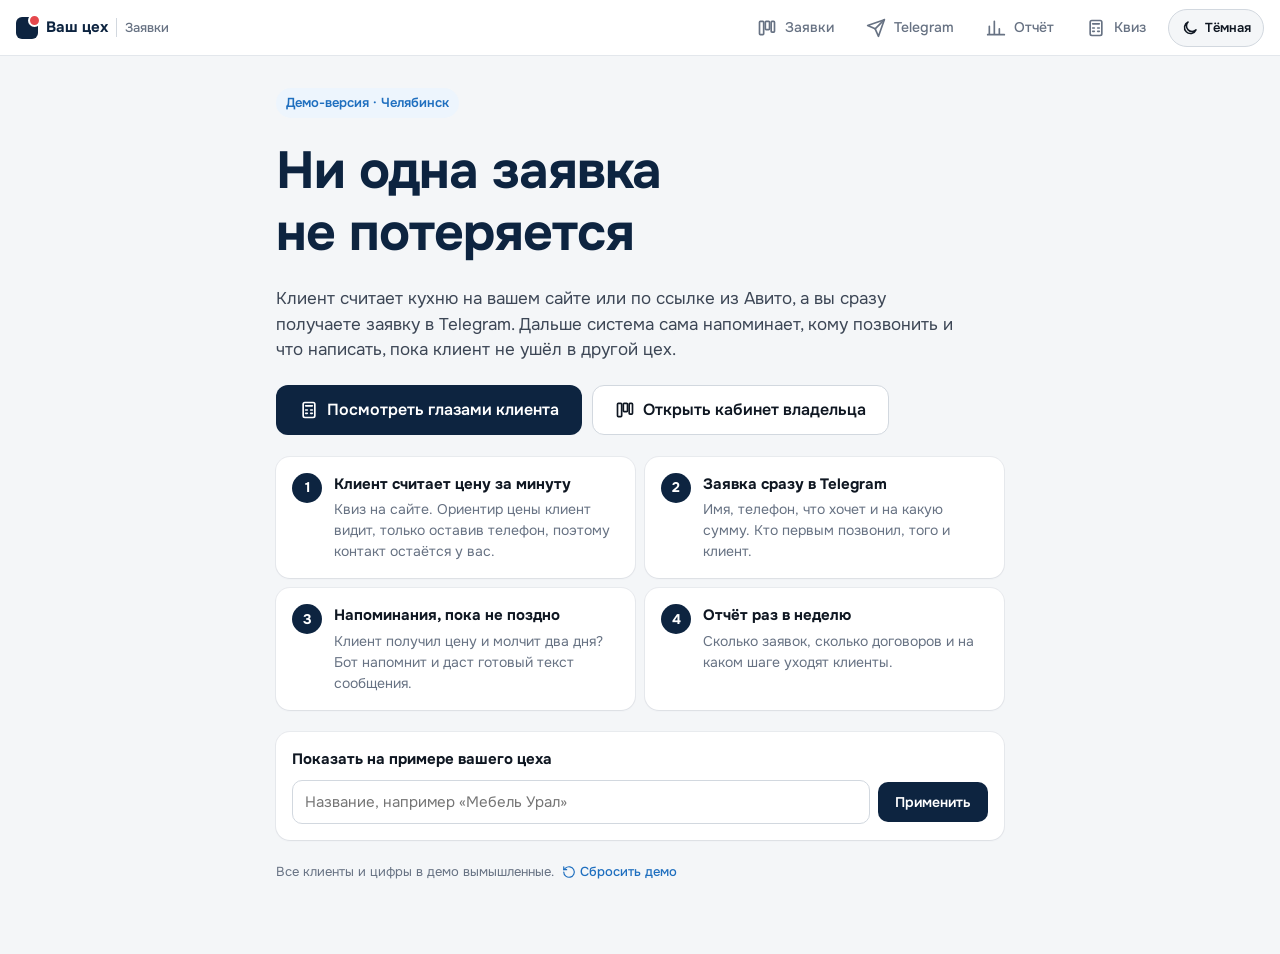
<file: index.html>
<!doctype html>
<html lang="ru">
<head>
<meta charset="utf-8">
<meta name="viewport" content="width=device-width, initial-scale=1, viewport-fit=cover">
<title>Цех Заявки — демо</title>
<meta name="description" content="Демо: квиз-расчёт мебели, заявки в Telegram, напоминания и отчёт, чтобы мебельный цех не терял клиентов.">
<meta name="theme-color" content="#0d2440">
<script>
/* тема до отрисовки страницы — без вспышки светлого фона */
try { var t = localStorage.getItem('zayavki.theme'); if (t !== 'dark' && t !== 'light') t = matchMedia('(prefers-color-scheme: dark)').matches ? 'dark' : 'light'; document.documentElement.dataset.theme = t; } catch (e) { document.documentElement.dataset.theme = 'light'; }
</script>
<link rel="icon" href="data:image/svg+xml,%3Csvg xmlns='http://www.w3.org/2000/svg' viewBox='0 0 32 32'%3E%3Crect width='32' height='32' rx='7' fill='%230d2440'/%3E%3Cpath d='M9 8v14h12V8M21 22v3' stroke='%23fff' stroke-width='2.6' fill='none' stroke-linecap='square'/%3E%3Ccircle cx='25' cy='8' r='3.2' fill='%23e5484d'/%3E%3C/svg%3E">
<link rel="preconnect" href="https://fonts.googleapis.com">
<link rel="preconnect" href="https://fonts.gstatic.com" crossorigin>
<link href="https://fonts.googleapis.com/css2?family=Onest:wght@400;500;600;700&display=swap" rel="stylesheet">
<link rel="stylesheet" href="css/app.css?v=10">
</head>
<body>
<div id="root"></div>
<div id="toasts" class="toasts" aria-live="polite"></div>
<script src="js/companies.js?v=10"></script>
<script src="js/app.js?v=10"></script>
</body>
</html>
</file>
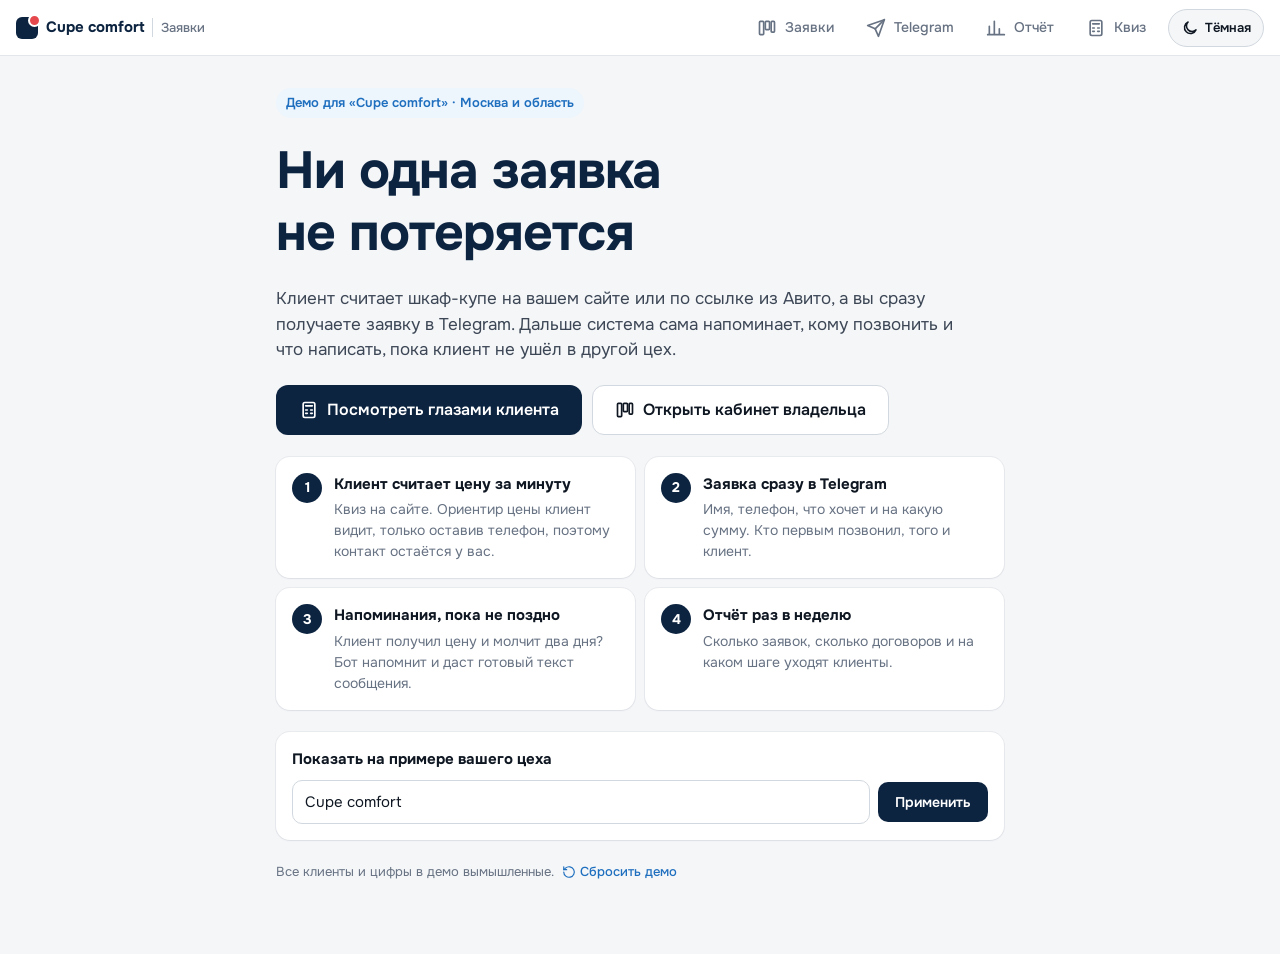
<file: cupe/index.html>
<!doctype html>
<html lang="ru">
<head>
<meta charset="utf-8">
<meta name="viewport" content="width=device-width, initial-scale=1, viewport-fit=cover">
<title>Cupe comfort · Заявки</title>
<meta name="description" content="Демо для Cupe comfort: расчёт шкафа-купе за минуту, заявки в Telegram, напоминания и отчёт.">
<meta name="theme-color" content="#0d2440">
<script>
/* тема до отрисовки страницы — без вспышки светлого фона */
try { var t = localStorage.getItem('zayavki.theme'); if (t !== 'dark' && t !== 'light') t = matchMedia('(prefers-color-scheme: dark)').matches ? 'dark' : 'light'; document.documentElement.dataset.theme = t; } catch (e) { document.documentElement.dataset.theme = 'light'; }
</script>
<link rel="icon" href="data:image/svg+xml,%3Csvg xmlns='http://www.w3.org/2000/svg' viewBox='0 0 32 32'%3E%3Crect width='32' height='32' rx='7' fill='%230d2440'/%3E%3Cpath d='M9 8v14h12V8M21 22v3' stroke='%23fff' stroke-width='2.6' fill='none' stroke-linecap='square'/%3E%3Ccircle cx='25' cy='8' r='3.2' fill='%23e5484d'/%3E%3C/svg%3E">
<link rel="preconnect" href="https://fonts.googleapis.com">
<link rel="preconnect" href="https://fonts.gstatic.com" crossorigin>
<link href="https://fonts.googleapis.com/css2?family=Onest:wght@400;500;600;700&display=swap" rel="stylesheet">
<link rel="stylesheet" href="css/app.css?v=9">
</head>
<body>
<div id="root"></div>
<div id="toasts" class="toasts" aria-live="polite"></div>
<script src="js/app.js?v=9"></script>
</body>
</html>
</file>
<file: css/app.css>
/* =========================================================
   Цех Заявки — стили
   Палитра «Цеха»: белый фон, тёмно-синий, голубой акцент; красный — «клиент уходит»
   ========================================================= */
:root {
  --navy: #0d2440;
  --navy-2: #163558;
  --blue: #2b86de;
  --blue-2: #1f6fbf;
  --blue-50: #edf5fd;
  --bg: #ffffff;
  --surface: #f4f6f8;
  --surface-2: #eceff3;
  --line: #e3e7ec;
  --line-2: #d2d8df;
  --ink: #0f1722;
  --ink-2: #3c4655;
  --ink-3: #677283;
  --ink-4: #98a1ad;
  --green: #1c8a55;
  --green-50: #e6f4ec;
  --amber: #a8690f;
  --amber-50: #fcf2e1;
  --red: #c93b3b;
  --red-50: #fbeaea;
  --red-100: #f2c9c9;
  --violet: #5b4bb5;
  --violet-50: #efedfa;
  --wa: #1fa855;
  --tg: #2a9fd8;
  --tg-bg: #dfe9f2;
  --tg-dots: rgba(255, 255, 255, .45);
  --tg-btn: rgba(255, 255, 255, .7);
  --bubble: #ffffff;
  --brand: #0d2440;          /* заголовки и логотип */
  --head-bg: #ffffff;
  --toast-bg: #0f1722;
  --red-ink: #8f2626;
  --green-ink: #145f3b;
  --amber-ink: #7a4c0a;
  --ok-line: #bfe2cd;
  --r-s: 6px;
  --r: 10px;
  --r-l: 14px;
  --sh-1: 0 1px 2px rgba(13, 36, 64, .06), 0 0 0 1px rgba(13, 36, 64, .05);
  --sh-2: 0 10px 30px rgba(13, 36, 64, .14), 0 2px 6px rgba(13, 36, 64, .06);
  --font-h: var(--font);      /* заголовки: в персональных демо — шрифт сайта компании */
  --on-navy: #fff;           /* текст на основной кнопке */
  --font: 'Onest', system-ui, -apple-system, 'Segoe UI', Roboto, sans-serif;
  --tabbar: 64px;
  color-scheme: light;
}
:root[data-theme="dark"] {
  color-scheme: dark;
  --navy: #2f6db5;
  --navy-2: #3b7cc6;
  --brand: #e6eef8;
  --blue: #4b9be6;
  --blue-2: #7ab7f1;
  --blue-50: #13263b;
  --bg: #141c27;
  --surface: #0c121a;
  --surface-2: #1d2734;
  --line: #232f40;
  --line-2: #324157;
  --ink: #e7ecf2;
  --ink-2: #b9c3d0;
  --ink-3: #8794a6;
  --ink-4: #5e6b7e;
  --green: #4cc38a;
  --green-50: #12291f;
  --amber: #e0a24a;
  --amber-50: #2a2013;
  --red: #f07171;
  --red-50: #2e1618;
  --red-100: #5a2a2d;
  --violet: #a397f0;
  --violet-50: #221f3a;
  --tg: #5eb5f7;
  --tg-bg: #0e1621;
  --tg-dots: rgba(255, 255, 255, .04);
  --tg-btn: rgba(24, 37, 51, .9);
  --bubble: #182533;
  --head-bg: #141c27;
  --toast-bg: #2a3648;
  --red-ink: #ffb3b3;
  --green-ink: #8fe0b6;
  --amber-ink: #f2c47e;
  --ok-line: #23523a;
  --sh-1: 0 1px 2px rgba(0, 0, 0, .3), 0 0 0 1px rgba(255, 255, 255, .04);
  --sh-2: 0 10px 30px rgba(0, 0, 0, .45), 0 2px 6px rgba(0, 0, 0, .3);
}
* { box-sizing: border-box; }
html { -webkit-text-size-adjust: 100%; }
body { margin: 0; font: 15px/1.5 var(--font); color: var(--ink); background: var(--surface); -webkit-font-smoothing: antialiased; overflow-x: hidden; }
a { color: inherit; text-decoration: none; }
button { font: inherit; color: inherit; cursor: pointer; }
h1, h2, h3 { margin: 0; line-height: 1.2; letter-spacing: -.01em; }
p { margin: 0; }
.ic { flex: none; }
.muted { color: var(--ink-3); }
.small { font-size: 13px; }
.link { color: var(--blue-2); background: none; border: 0; padding: 0; display: inline-flex; align-items: center; gap: 4px; font-weight: 500; }
.link:hover { text-decoration: underline; }

/* ---------- кнопки, поля ---------- */
.btn { display: inline-flex; align-items: center; justify-content: center; gap: 8px; height: 40px; padding: 0 16px; border-radius: var(--r); border: 1px solid transparent; font-weight: 600; font-size: 14px; white-space: nowrap; transition: background .15s, border-color .15s, transform .1s; }
.btn:active { transform: scale(.98); }
.btn--primary { background: var(--navy); color: var(--on-navy); }
.btn--primary:hover { background: var(--navy-2); }
.btn--outline { background: var(--bg); border-color: var(--line-2); color: var(--ink); }
.btn--outline:hover { border-color: var(--ink-4); }
.btn--light { background: rgba(255, 255, 255, .16); color: #fff; border-color: rgba(255, 255, 255, .3); }
.btn--wa { background: var(--wa); color: #fff; }
.btn--sm { height: 34px; padding: 0 12px; font-size: 13px; }
.btn--lg { height: 50px; padding: 0 22px; font-size: 16px; border-radius: 12px; }
.btn--block { width: 100%; }
.input { width: 100%; height: 44px; padding: 0 12px; border: 1px solid var(--line-2); border-radius: var(--r); font: inherit; background: var(--bg); color: var(--ink); }
.input:focus { outline: 2px solid var(--blue-50); border-color: var(--blue); }
.input--sum { width: 120px; height: 34px; display: inline-block; font-weight: 600; }
.row { display: flex; gap: 8px; flex-wrap: wrap; align-items: center; }
.chips { display: flex; gap: 8px; flex-wrap: wrap; }
.chip { height: 34px; padding: 0 12px; border-radius: 999px; border: 1px solid var(--line-2); background: var(--bg); font-size: 13px; font-weight: 500; display: inline-flex; align-items: center; gap: 6px; }
.chip:hover { border-color: var(--navy); }

/* ---------- шапка и навигация ---------- */
.top { position: sticky; top: 0; z-index: 20; display: flex; align-items: center; justify-content: space-between; gap: 16px; height: 56px; padding: 0 16px; background: var(--head-bg); border-bottom: 1px solid var(--line); }
.logo { display: flex; align-items: center; gap: 8px; font-weight: 700; color: var(--brand); min-width: 0; white-space: nowrap; overflow: hidden; text-overflow: ellipsis; }
.logo small { font-weight: 500; color: var(--ink-3); font-size: 13px; padding-left: 8px; border-left: 1px solid var(--line-2); }
.logo__m { width: 22px; height: 22px; border-radius: 6px; background: var(--navy); position: relative; flex: none; }
.logo__m::after { content: ''; position: absolute; right: -3px; top: -3px; width: 9px; height: 9px; border-radius: 50%; background: #e5484d; border: 2px solid var(--bg); }
.nav { position: fixed; left: 0; right: 0; bottom: 0; height: calc(var(--tabbar) + env(safe-area-inset-bottom)); padding-bottom: env(safe-area-inset-bottom); display: flex; background: var(--bg); border-top: 1px solid var(--line); z-index: 20; }
.nav a { flex: 1; display: flex; flex-direction: column; align-items: center; justify-content: center; gap: 3px; font-size: 11px; font-weight: 500; color: var(--ink-3); position: relative; }
.nav a.is-on { color: var(--brand); }
.nav a.is-on .ic { stroke-width: 2.4; }
.top__r { display: flex; align-items: center; gap: 8px; }
.themebtn { flex: none; height: 38px; padding: 0 12px; display: inline-flex; align-items: center; gap: 6px; border-radius: 999px; border: 1px solid var(--line-2); background: var(--surface); color: var(--ink); font-size: 13px; font-weight: 600; }
.themebtn:hover { border-color: var(--ink-4); }
.themebtn .ic-sun, .themebtn .t-light, [data-theme="dark"] .themebtn .ic-moon, [data-theme="dark"] .themebtn .t-dark { display: none; }
[data-theme="dark"] .themebtn .ic-sun { display: block; }
[data-theme="dark"] .themebtn .t-light { display: inline; }
.qbar .themebtn { height: 30px; padding: 0 10px; background: rgba(255, 255, 255, .12); border-color: rgba(255, 255, 255, .25); color: #fff; }
@media (max-width: 420px) { .qbar .themebtn span { display: none !important; } }
.qbar__r { display: flex; align-items: center; gap: 12px; }
.badge { position: absolute; top: 8px; left: calc(50% + 6px); min-width: 18px; height: 18px; padding: 0 5px; border-radius: 9px; background: #e5484d; color: #fff; font-size: 11px; font-style: normal; font-weight: 700; line-height: 18px; text-align: center; }
.badge[hidden] { display: none; }
#view { padding-bottom: calc(var(--tabbar) + 24px); }
.is-client #view { padding-bottom: 32px; }

@media (min-width: 900px) {
  .nav { position: static; height: auto; padding: 0; border: 0; background: none; gap: 4px; }
  .nav a { flex: none; flex-direction: row; gap: 8px; height: 38px; padding: 0 14px; border-radius: var(--r); font-size: 14px; }
  .nav a:hover { background: var(--surface); }
  .nav a.is-on { background: var(--blue-50); }
  .badge { position: static; }
  #view { padding-bottom: 48px; }
}

/* ---------- страницы ---------- */
.page { max-width: 1240px; margin: 0 auto; padding: 20px 16px; display: flex; flex-direction: column; gap: 16px; }
.page--narrow { max-width: 820px; }
.phead { display: flex; align-items: center; justify-content: space-between; gap: 12px; }
.phead h1 { font-size: 24px; color: var(--brand); }
.card { background: var(--bg); border-radius: var(--r-l); box-shadow: var(--sh-1); padding: 16px; }
.card__h { display: flex; align-items: baseline; justify-content: space-between; gap: 8px; margin-bottom: 10px; }
.empty { text-align: center; padding: 32px; color: var(--ink-3); }
.grid2 { display: grid; gap: 16px; }
@media (min-width: 720px) { .grid2 { grid-template-columns: 1fr 1fr; } }

/* ---------- вводная ---------- */
.intro { max-width: 760px; margin: 0 auto; padding: 32px 16px 24px; display: flex; flex-direction: column; gap: 22px; }
.kicker { display: inline-flex; align-self: flex-start; padding: 5px 10px; border-radius: 999px; background: var(--blue-50); color: var(--blue-2); font-size: 13px; font-weight: 600; }
.intro h1 { font-size: clamp(32px, 8vw, 52px); color: var(--brand); letter-spacing: -.02em; }
.lead { font-size: 17px; color: var(--ink-2); max-width: 62ch; }
.cta { display: flex; flex-direction: column; gap: 10px; }
@media (min-width: 600px) { .cta { flex-direction: row; } }
.steps { list-style: none; margin: 0; padding: 0; display: grid; gap: 10px; }
@media (min-width: 680px) { .steps { grid-template-columns: 1fr 1fr; } }
.steps li { display: flex; gap: 12px; background: var(--bg); border-radius: var(--r-l); box-shadow: var(--sh-1); padding: 16px; }
.steps li > span { flex: none; width: 30px; height: 30px; border-radius: 50%; background: var(--navy); color: var(--on-navy); font-weight: 700; display: grid; place-items: center; font-size: 14px; }
.steps b { display: block; margin-bottom: 4px; }
.steps p { color: var(--ink-3); font-size: 14px; }
.personal { display: flex; flex-direction: column; gap: 10px; }
.personal .input { flex: 1 1 220px; }
.foot { font-size: 13px; display: flex; flex-wrap: wrap; gap: 8px; align-items: center; }

/* ---------- доска ---------- */
.kpis { display: grid; grid-template-columns: repeat(3, 1fr); gap: 10px; }
.kpis--4 { grid-template-columns: repeat(2, 1fr); }
@media (min-width: 720px) { .kpis--4 { grid-template-columns: repeat(4, 1fr); } }
.kpi { background: var(--bg); border-radius: var(--r-l); box-shadow: var(--sh-1); padding: 12px 14px; min-width: 0; }
.kpi small { color: var(--ink-3); font-size: 12px; font-weight: 500; display: block; }
.kpi b { display: block; font-size: 26px; line-height: 1.2; color: var(--brand); }
.kpi span { display: block; font-size: 12px; color: var(--ink-3); white-space: nowrap; overflow: hidden; text-overflow: ellipsis; }
.kpi--red b { color: var(--red); }
.kpi--green b { color: var(--green); }
.attn { background: var(--red-50); border: 1px solid var(--red-100); border-radius: var(--r-l); padding: 14px; display: flex; flex-direction: column; gap: 8px; }
.attn h2 { font-size: 16px; color: var(--red); display: flex; align-items: center; gap: 8px; }
.attn--ok { background: var(--green-50); border-color: var(--ok-line); }
.attn--ok h2 { color: var(--green); }
.attn__i { display: flex; align-items: center; gap: 12px; background: var(--bg); border-radius: var(--r); padding: 10px 12px; box-shadow: var(--sh-1); }
.attn__i > div { flex: 1; min-width: 0; }
.attn__i b { display: block; font-size: 14px; }
.attn__i p { font-size: 13px; color: var(--ink-2); }
.attn__i > .ic { color: var(--ink-4); }
.ava { flex: none; width: 36px; height: 36px; border-radius: 50%; background: var(--blue-50); color: var(--blue-2); display: grid; place-items: center; font-weight: 700; }
.ava--bot { background: var(--tg); color: #fff; }

.kanban { display: grid; grid-auto-flow: column; grid-auto-columns: minmax(250px, 82%); gap: 12px; overflow-x: auto; scroll-snap-type: x mandatory; padding-bottom: 6px; margin: 0 -16px; padding-left: 16px; padding-right: 16px; scroll-padding: 0 16px; }
@media (min-width: 720px) { .kanban { grid-auto-columns: minmax(230px, 1fr); } }
@media (min-width: 1200px) { .kanban { grid-auto-flow: row; grid-template-columns: repeat(6, 1fr); overflow: visible; margin: 0; padding: 0; } }
.col { scroll-snap-align: start; background: var(--surface-2); border-radius: var(--r-l); padding: 10px; display: flex; flex-direction: column; gap: 8px; align-self: start; min-width: 0; }
.col__h { display: flex; align-items: center; gap: 8px; font-weight: 600; font-size: 14px; padding: 2px 4px 4px; }
.col__h em { margin-left: auto; font-style: normal; color: var(--ink-3); font-weight: 500; }
.col__empty { color: var(--ink-4); font-size: 13px; text-align: center; padding: 14px 0; }
.dot { width: 8px; height: 8px; border-radius: 50%; background: var(--ink-4); }
.dot--new { background: var(--blue); }
.dot--contact { background: var(--violet); }
.dot--measure { background: var(--amber); }
.dot--quote { background: #d9822b; }
.dot--deal { background: var(--green); }
.dot--lost { background: var(--red); }
.lcard { display: block; background: var(--bg); border-radius: var(--r); padding: 10px 12px; box-shadow: var(--sh-1); border-left: 3px solid transparent; transition: box-shadow .15s; }
.lcard:hover { box-shadow: var(--sh-2); }
.lcard.is-late { border-left-color: var(--red); }
.lcard.is-fresh { animation: fresh 1.6s ease 2; }
@keyframes fresh { 50% { box-shadow: 0 0 0 3px rgba(43, 134, 222, .35); } }
.lcard__t { display: flex; gap: 10px; align-items: center; }
.lcard__t > div { min-width: 0; }
.lcard__t b { display: block; font-size: 14px; }
.lcard__t small { display: block; color: var(--ink-3); font-size: 12px; white-space: nowrap; overflow: hidden; text-overflow: ellipsis; }
.lcard .ava { width: 30px; height: 30px; font-size: 13px; }
.lcard__b { display: flex; justify-content: space-between; align-items: center; margin-top: 8px; font-size: 12px; }
.lcard__b > span { display: inline-flex; align-items: center; gap: 4px; }
.money { font-weight: 600; font-size: 13px; }
.late { color: var(--red); font-weight: 600; }
.lcard--lost { opacity: .75; }

/* ---------- карточка клиента ---------- */
.back { display: inline-flex; align-items: center; gap: 4px; color: var(--ink-3); font-size: 14px; font-weight: 500; align-self: flex-start; }
.lhead { display: flex; align-items: center; gap: 12px; }
.lhead > div { flex: 1; min-width: 0; }
.lhead h1 { font-size: 24px; color: var(--brand); }
.lhead p { font-size: 13px; }
.lhead .ava { width: 48px; height: 48px; font-size: 18px; }
.pill { flex: none; display: inline-flex; padding: 3px 10px; border-radius: 999px; font-size: 12px; font-weight: 600; background: var(--surface-2); color: var(--ink-2); }
.pill--new { background: var(--blue-50); color: var(--blue-2); }
.pill--contact { background: var(--violet-50); color: var(--violet); }
.pill--measure, .pill--quote { background: var(--amber-50); color: var(--amber); }
.pill--deal { background: var(--green-50); color: var(--green); }
.pill--red { background: var(--red-50); color: var(--red); }
.banner { display: flex; gap: 10px; align-items: flex-start; padding: 12px 14px; border-radius: var(--r-l); font-size: 14px; }
.banner .ic { margin-top: 2px; }
.banner--red { background: var(--red-50); color: var(--red-ink); border: 1px solid var(--red-100); }
.banner--green { background: var(--green-50); color: var(--green-ink); }
.banner--amber { background: var(--amber-50); color: var(--amber-ink); }
.tpl__t { background: var(--surface); border-radius: var(--r); padding: 12px; margin-bottom: 12px; white-space: pre-wrap; }
.next { display: flex; align-items: center; justify-content: space-between; gap: 12px; border: 1px solid var(--blue-50); }
.next small { display: block; font-size: 12px; }
.next b { font-size: 16px; }
.dl { display: grid; grid-template-columns: auto 1fr; gap: 6px 14px; margin: 0; font-size: 14px; }
.dl dt { color: var(--ink-3); }
.dl dd { margin: 0; font-weight: 500; }
.hist { list-style: none; margin: 0; padding: 0; display: flex; flex-direction: column; gap: 8px; font-size: 14px; }
.hist li { display: flex; flex-direction: column; padding-left: 14px; border-left: 2px solid var(--line); }
.hist span { font-size: 12px; color: var(--ink-3); }
.lostbox { display: flex; flex-direction: column; gap: 10px; }

/* ---------- Telegram ---------- */
.chips--time { margin-top: -6px; }
.tg { border-radius: 18px; overflow: hidden; box-shadow: var(--sh-2); background: var(--tg-bg); display: flex; flex-direction: column; height: min(640px, calc(100vh - 350px)); height: min(640px, calc(100dvh - 350px)); min-height: 400px; }
@media (min-width: 900px) { .tg { height: min(640px, calc(100vh - 250px)); } }
.tg__head { display: flex; align-items: center; gap: 10px; padding: 10px 14px; background: var(--head-bg); border-bottom: 1px solid var(--line); }
.tg__head b { display: block; font-size: 14px; }
.tg__head small { color: var(--ink-3); font-size: 12px; }
.tg__list { flex: 1; overflow-y: auto; padding: 12px; display: flex; flex-direction: column; gap: 8px; background: var(--tg-bg) radial-gradient(var(--tg-dots) 1px, transparent 1px) 0 0 / 18px 18px; }
.tg__day { align-self: center; background: rgba(0, 0, 0, .18); color: #fff; font-size: 12px; font-weight: 500; padding: 2px 10px; border-radius: 999px; margin: 6px 0; }
.tg__msg { max-width: 88%; display: flex; flex-direction: column; gap: 3px; }
.tg__msg.is-new .tg__b { animation: pop .4s var(--ease, ease); }
@keyframes pop { from { transform: translateY(8px); opacity: 0; } }
.tg__b { background: var(--bubble); border-radius: 4px 14px 14px 14px; padding: 8px 12px 6px; font-size: 14px; line-height: 1.45; box-shadow: 0 1px 1px rgba(0, 0, 0, .08); position: relative; }
.tg__b a { color: var(--tg); }
.tg__b time { display: block; text-align: right; font-size: 11px; color: var(--ink-4); margin-top: 2px; }
.tg__btns { display: flex; gap: 3px; }
.tg__btns > * { flex: 1; text-align: center; background: var(--tg-btn); border: 0; border-radius: 8px; padding: 7px 8px; font-size: 13px; font-weight: 600; color: var(--tg); }
.tg__btns > *:hover { background: var(--bubble); }

/* ---------- отчёт ---------- */
.funnel { display: flex; flex-direction: column; gap: 8px; }
.funnel__r { display: grid; grid-template-columns: 110px 1fr 28px; gap: 10px; align-items: center; font-size: 13px; }
.funnel__bar { height: 22px; background: var(--surface); border-radius: 6px; overflow: hidden; }
.funnel__bar i { display: block; height: 100%; background: var(--navy); border-radius: 6px; }
.funnel__r b { text-align: right; }
.bars { list-style: none; margin: 0; padding: 0; display: flex; flex-direction: column; gap: 6px; font-size: 14px; }
.bars li { display: flex; justify-content: space-between; border-bottom: 1px dashed var(--line); padding-bottom: 6px; }

/* ---------- квиз ---------- */
.is-client { background: var(--bg); }
.qbar { position: sticky; top: 0; z-index: 10; display: flex; justify-content: space-between; align-items: center; gap: 10px; padding: 8px 16px; background: var(--qbar, var(--navy)); color: #fff; font-size: 13px; }
.qbar span { display: inline-flex; align-items: center; gap: 6px; }
.qbar .link { color: #fff; opacity: .85; white-space: nowrap; }
.quiz { max-width: 640px; margin: 0 auto; padding: 20px 16px; display: flex; flex-direction: column; gap: 18px; }
.quiz__brand b { display: block; font-size: 18px; color: var(--brand); }
.quiz__brand small { color: var(--ink-3); }
.quiz__top { display: flex; flex-direction: column; gap: 10px; }
.quiz__top h1 { font-size: clamp(22px, 5.5vw, 30px); }
.prog { height: 6px; background: var(--surface-2); border-radius: 3px; overflow: hidden; }
.prog i { display: block; height: 100%; background: var(--blue); border-radius: 3px; transition: width .3s; }
.quiz__card { display: flex; flex-direction: column; gap: 14px; }
.quiz__card h2 { font-size: 20px; }
.qgrid { display: grid; gap: 10px; }
@media (min-width: 520px) { .qgrid { grid-template-columns: repeat(3, 1fr); } .qgrid--2 { grid-template-columns: repeat(2, 1fr); } }
.qgrid--chips { display: flex; flex-wrap: wrap; }
.qopt { display: flex; flex-direction: column; align-items: flex-start; gap: 2px; text-align: left; padding: 14px; border: 1.5px solid var(--line-2); border-radius: var(--r-l); background: var(--bg); transition: border-color .15s, background .15s; }
.qopt:hover { border-color: var(--blue); }
.qopt.is-on { border-color: var(--blue); background: var(--blue-50); }
.qopt svg { width: 72px; height: 45px; margin-bottom: 8px; fill: var(--blue-50); stroke: var(--brand); stroke-width: 1.6; stroke-linejoin: round; }
.qopt svg .w { fill: none; stroke: var(--ink-4); stroke-width: 2.4; }
.qopt small { color: var(--ink-3); font-size: 13px; }
.qchip { height: 44px; padding: 0 16px; border-radius: 999px; border: 1.5px solid var(--line-2); background: var(--bg); font-weight: 500; }
.qchip.is-on, .qchip:hover { border-color: var(--blue); background: var(--blue-50); }
.qsize { background: var(--surface); border-radius: var(--r-l); padding: 18px; }
.qsize output { display: block; font-size: 34px; font-weight: 700; color: var(--brand); text-align: center; margin-bottom: 8px; }
.qsize input { width: 100%; accent-color: var(--navy); height: 28px; }
.qsize__s { display: flex; justify-content: space-between; color: var(--ink-3); font-size: 12px; }
.qready { display: flex; gap: 12px; align-items: center; background: var(--green-50); color: var(--green-ink); padding: 14px; border-radius: var(--r-l); }
.qready p { font-size: 14px; }
.cform { display: flex; flex-direction: column; gap: 12px; }
.cform label { display: flex; flex-direction: column; gap: 6px; font-size: 13px; font-weight: 500; color: var(--ink-2); }
.cform .input { height: 50px; font-size: 16px; }
.seg { display: flex; background: var(--surface); border-radius: var(--r); padding: 3px; }
.seg button { flex: 1; height: 38px; border: 0; background: none; border-radius: 8px; font-size: 14px; font-weight: 500; color: var(--ink-2); }
.seg button.is-on { background: var(--bg); box-shadow: var(--sh-1); color: var(--brand); font-weight: 600; }
.err { color: var(--red); font-size: 13px; min-height: 0; }
.err:empty { display: none; }
.quiz__gift { display: flex; align-items: center; gap: 10px; padding: 12px 14px; border-radius: var(--r-l); background: var(--amber-50); color: var(--amber-ink); font-size: 14px; font-weight: 500; }
.qres { display: flex; flex-direction: column; gap: 12px; text-align: center; align-items: center; padding: 10px 0; }
.qres h2 { font-size: 18px; color: var(--ink-2); font-weight: 500; }
.qres__p { font-size: clamp(28px, 8vw, 40px); font-weight: 700; color: var(--brand); letter-spacing: -.02em; }
.qres > p { color: var(--ink-3); max-width: 46ch; }
.qres__ok { display: flex; gap: 10px; align-items: flex-start; text-align: left; background: var(--blue-50); color: var(--brand); padding: 12px 14px; border-radius: var(--r-l); font-size: 14px; }
.qres .row { justify-content: center; }

/* ---------- всплывашки ---------- */
.toasts { position: fixed; left: 16px; right: 16px; bottom: calc(var(--tabbar) + 12px + env(safe-area-inset-bottom)); z-index: 50; display: flex; flex-direction: column; gap: 8px; align-items: center; pointer-events: none; }
@media (min-width: 900px) { .toasts { left: auto; right: 24px; bottom: 24px; width: 380px; align-items: flex-end; } }
.toast { pointer-events: auto; width: 100%; max-width: 380px; display: flex; gap: 12px; align-items: center; justify-content: space-between; background: var(--toast-bg); color: #fff; padding: 12px 14px; border-radius: var(--r-l); box-shadow: var(--sh-2); animation: pop .3s ease; font-size: 14px; }
.toast p { opacity: .8; font-size: 13px; }
.toast--ok { background: var(--green); }
.toast--tg { background: var(--tg); }
.toast.out { opacity: 0; transform: translateY(6px); transition: .25s; }

/* ---------- персональное демо в стиле сайта компании (js/companies.js → t) ---------- */
h1, h2, .qres__p, .kpi b, .qsize output, .logo { font-family: var(--font-h); }
.is-up .bhero h1, .is-up .quiz__card h2 { text-transform: uppercase; letter-spacing: .01em; }
.logo__img { flex: none; display: inline-flex; align-items: center; gap: 6px; height: 30px; padding: 3px 8px; border-radius: 6px; background: var(--logo-bg, transparent); }
.logo__img img { height: 22px; width: auto; max-width: 120px; object-fit: contain; }
.bhead { display: flex; align-items: center; justify-content: space-between; gap: 12px; padding: 12px 16px; background: var(--logo-bg, var(--bg)); border-radius: var(--r-l) var(--r-l) 0 0; }
.bhead img { height: 40px; width: auto; max-width: 60%; object-fit: contain; display: block; }
.bhead small { color: var(--logo-ink, var(--ink-3)); font-size: 12px; text-align: right; }
.blogo { font-family: var(--font-h); font-weight: 800; font-size: 24px; letter-spacing: .04em; color: var(--logo-ink, var(--brand)); display: flex; align-items: center; gap: 8px; }
.blogo i { font-style: normal; color: var(--navy); }
.bhero { position: relative; padding: 28px 20px 26px; border-radius: 0 0 var(--r-l) var(--r-l); color: #fff; background: var(--hero, #1c1c1c) center / cover no-repeat; overflow: hidden; }
.bhero::before { content: ''; position: absolute; inset: 0; background: linear-gradient(100deg, rgba(0, 0, 0, .72), rgba(0, 0, 0, .35)); }
.bhero > * { position: relative; }
.bhero h1 { color: #fff; font-size: clamp(26px, 6vw, 44px); line-height: 1.12; margin: 0; }
.bhero p { color: rgba(255, 255, 255, .85); margin: 10px 0 0; max-width: 52ch; }
.bhero .kicker { background: var(--navy); color: var(--on-navy); }
.bwrap { box-shadow: var(--sh-1); border-radius: var(--r-l); margin-bottom: 18px; }
.quiz .bwrap { margin: -4px 0 0; }
</file>
<file: cupe/css/app.css>
/* =========================================================
   Цех Заявки — стили
   Палитра «Цеха»: белый фон, тёмно-синий, голубой акцент; красный — «клиент уходит»
   ========================================================= */
:root {
  --navy: #0d2440;
  --navy-2: #163558;
  --blue: #2b86de;
  --blue-2: #1f6fbf;
  --blue-50: #edf5fd;
  --bg: #ffffff;
  --surface: #f4f6f8;
  --surface-2: #eceff3;
  --line: #e3e7ec;
  --line-2: #d2d8df;
  --ink: #0f1722;
  --ink-2: #3c4655;
  --ink-3: #677283;
  --ink-4: #98a1ad;
  --green: #1c8a55;
  --green-50: #e6f4ec;
  --amber: #a8690f;
  --amber-50: #fcf2e1;
  --red: #c93b3b;
  --red-50: #fbeaea;
  --red-100: #f2c9c9;
  --violet: #5b4bb5;
  --violet-50: #efedfa;
  --wa: #1fa855;
  --tg: #2a9fd8;
  --tg-bg: #dfe9f2;
  --tg-dots: rgba(255, 255, 255, .45);
  --tg-btn: rgba(255, 255, 255, .7);
  --bubble: #ffffff;
  --brand: #0d2440;          /* заголовки и логотип */
  --head-bg: #ffffff;
  --toast-bg: #0f1722;
  --red-ink: #8f2626;
  --green-ink: #145f3b;
  --amber-ink: #7a4c0a;
  --ok-line: #bfe2cd;
  --r-s: 6px;
  --r: 10px;
  --r-l: 14px;
  --sh-1: 0 1px 2px rgba(13, 36, 64, .06), 0 0 0 1px rgba(13, 36, 64, .05);
  --sh-2: 0 10px 30px rgba(13, 36, 64, .14), 0 2px 6px rgba(13, 36, 64, .06);
  --font: 'Onest', system-ui, -apple-system, 'Segoe UI', Roboto, sans-serif;
  --tabbar: 64px;
  color-scheme: light;
}
:root[data-theme="dark"] {
  color-scheme: dark;
  --navy: #2f6db5;
  --navy-2: #3b7cc6;
  --brand: #e6eef8;
  --blue: #4b9be6;
  --blue-2: #7ab7f1;
  --blue-50: #13263b;
  --bg: #141c27;
  --surface: #0c121a;
  --surface-2: #1d2734;
  --line: #232f40;
  --line-2: #324157;
  --ink: #e7ecf2;
  --ink-2: #b9c3d0;
  --ink-3: #8794a6;
  --ink-4: #5e6b7e;
  --green: #4cc38a;
  --green-50: #12291f;
  --amber: #e0a24a;
  --amber-50: #2a2013;
  --red: #f07171;
  --red-50: #2e1618;
  --red-100: #5a2a2d;
  --violet: #a397f0;
  --violet-50: #221f3a;
  --tg: #5eb5f7;
  --tg-bg: #0e1621;
  --tg-dots: rgba(255, 255, 255, .04);
  --tg-btn: rgba(24, 37, 51, .9);
  --bubble: #182533;
  --head-bg: #141c27;
  --toast-bg: #2a3648;
  --red-ink: #ffb3b3;
  --green-ink: #8fe0b6;
  --amber-ink: #f2c47e;
  --ok-line: #23523a;
  --sh-1: 0 1px 2px rgba(0, 0, 0, .3), 0 0 0 1px rgba(255, 255, 255, .04);
  --sh-2: 0 10px 30px rgba(0, 0, 0, .45), 0 2px 6px rgba(0, 0, 0, .3);
}
* { box-sizing: border-box; }
html { -webkit-text-size-adjust: 100%; }
body { margin: 0; font: 15px/1.5 var(--font); color: var(--ink); background: var(--surface); -webkit-font-smoothing: antialiased; overflow-x: hidden; }
a { color: inherit; text-decoration: none; }
button { font: inherit; color: inherit; cursor: pointer; }
h1, h2, h3 { margin: 0; line-height: 1.2; letter-spacing: -.01em; }
p { margin: 0; }
.ic { flex: none; }
.muted { color: var(--ink-3); }
.small { font-size: 13px; }
.link { color: var(--blue-2); background: none; border: 0; padding: 0; display: inline-flex; align-items: center; gap: 4px; font-weight: 500; }
.link:hover { text-decoration: underline; }

/* ---------- кнопки, поля ---------- */
.btn { display: inline-flex; align-items: center; justify-content: center; gap: 8px; height: 40px; padding: 0 16px; border-radius: var(--r); border: 1px solid transparent; font-weight: 600; font-size: 14px; white-space: nowrap; transition: background .15s, border-color .15s, transform .1s; }
.btn:active { transform: scale(.98); }
.btn--primary { background: var(--navy); color: #fff; }
.btn--primary:hover { background: var(--navy-2); }
.btn--outline { background: var(--bg); border-color: var(--line-2); color: var(--ink); }
.btn--outline:hover { border-color: var(--ink-4); }
.btn--light { background: rgba(255, 255, 255, .16); color: #fff; border-color: rgba(255, 255, 255, .3); }
.btn--wa { background: var(--wa); color: #fff; }
.btn--sm { height: 34px; padding: 0 12px; font-size: 13px; }
.btn--lg { height: 50px; padding: 0 22px; font-size: 16px; border-radius: 12px; }
.btn--block { width: 100%; }
.input { width: 100%; height: 44px; padding: 0 12px; border: 1px solid var(--line-2); border-radius: var(--r); font: inherit; background: var(--bg); color: var(--ink); }
.input:focus { outline: 2px solid var(--blue-50); border-color: var(--blue); }
.input--sum { width: 120px; height: 34px; display: inline-block; font-weight: 600; }
.row { display: flex; gap: 8px; flex-wrap: wrap; align-items: center; }
.chips { display: flex; gap: 8px; flex-wrap: wrap; }
.chip { height: 34px; padding: 0 12px; border-radius: 999px; border: 1px solid var(--line-2); background: var(--bg); font-size: 13px; font-weight: 500; display: inline-flex; align-items: center; gap: 6px; }
.chip:hover { border-color: var(--navy); }

/* ---------- шапка и навигация ---------- */
.top { position: sticky; top: 0; z-index: 20; display: flex; align-items: center; justify-content: space-between; gap: 16px; height: 56px; padding: 0 16px; background: var(--head-bg); border-bottom: 1px solid var(--line); }
.logo { display: flex; align-items: center; gap: 8px; font-weight: 700; color: var(--brand); min-width: 0; white-space: nowrap; overflow: hidden; text-overflow: ellipsis; }
.logo small { font-weight: 500; color: var(--ink-3); font-size: 13px; padding-left: 8px; border-left: 1px solid var(--line-2); }
.logo__m { width: 22px; height: 22px; border-radius: 6px; background: var(--navy); position: relative; flex: none; }
.logo__m::after { content: ''; position: absolute; right: -3px; top: -3px; width: 9px; height: 9px; border-radius: 50%; background: #e5484d; border: 2px solid var(--bg); }
.nav { position: fixed; left: 0; right: 0; bottom: 0; height: calc(var(--tabbar) + env(safe-area-inset-bottom)); padding-bottom: env(safe-area-inset-bottom); display: flex; background: var(--bg); border-top: 1px solid var(--line); z-index: 20; }
.nav a { flex: 1; display: flex; flex-direction: column; align-items: center; justify-content: center; gap: 3px; font-size: 11px; font-weight: 500; color: var(--ink-3); position: relative; }
.nav a.is-on { color: var(--brand); }
.nav a.is-on .ic { stroke-width: 2.4; }
.top__r { display: flex; align-items: center; gap: 8px; }
.themebtn { flex: none; height: 38px; padding: 0 12px; display: inline-flex; align-items: center; gap: 6px; border-radius: 999px; border: 1px solid var(--line-2); background: var(--surface); color: var(--ink); font-size: 13px; font-weight: 600; }
.themebtn:hover { border-color: var(--ink-4); }
.themebtn .ic-sun, .themebtn .t-light, [data-theme="dark"] .themebtn .ic-moon, [data-theme="dark"] .themebtn .t-dark { display: none; }
[data-theme="dark"] .themebtn .ic-sun { display: block; }
[data-theme="dark"] .themebtn .t-light { display: inline; }
.qbar .themebtn { height: 30px; padding: 0 10px; background: rgba(255, 255, 255, .12); border-color: rgba(255, 255, 255, .25); color: #fff; }
@media (max-width: 420px) { .qbar .themebtn span { display: none !important; } }
.qbar__r { display: flex; align-items: center; gap: 12px; }
.badge { position: absolute; top: 8px; left: calc(50% + 6px); min-width: 18px; height: 18px; padding: 0 5px; border-radius: 9px; background: #e5484d; color: #fff; font-size: 11px; font-style: normal; font-weight: 700; line-height: 18px; text-align: center; }
.badge[hidden] { display: none; }
#view { padding-bottom: calc(var(--tabbar) + 24px); }
.is-client #view { padding-bottom: 32px; }

@media (min-width: 900px) {
  .nav { position: static; height: auto; padding: 0; border: 0; background: none; gap: 4px; }
  .nav a { flex: none; flex-direction: row; gap: 8px; height: 38px; padding: 0 14px; border-radius: var(--r); font-size: 14px; }
  .nav a:hover { background: var(--surface); }
  .nav a.is-on { background: var(--blue-50); }
  .badge { position: static; }
  #view { padding-bottom: 48px; }
}

/* ---------- страницы ---------- */
.page { max-width: 1240px; margin: 0 auto; padding: 20px 16px; display: flex; flex-direction: column; gap: 16px; }
.page--narrow { max-width: 820px; }
.phead { display: flex; align-items: center; justify-content: space-between; gap: 12px; }
.phead h1 { font-size: 24px; color: var(--brand); }
.card { background: var(--bg); border-radius: var(--r-l); box-shadow: var(--sh-1); padding: 16px; }
.card__h { display: flex; align-items: baseline; justify-content: space-between; gap: 8px; margin-bottom: 10px; }
.empty { text-align: center; padding: 32px; color: var(--ink-3); }
.grid2 { display: grid; gap: 16px; }
@media (min-width: 720px) { .grid2 { grid-template-columns: 1fr 1fr; } }

/* ---------- вводная ---------- */
.intro { max-width: 760px; margin: 0 auto; padding: 32px 16px 24px; display: flex; flex-direction: column; gap: 22px; }
.kicker { display: inline-flex; align-self: flex-start; padding: 5px 10px; border-radius: 999px; background: var(--blue-50); color: var(--blue-2); font-size: 13px; font-weight: 600; }
.intro h1 { font-size: clamp(32px, 8vw, 52px); color: var(--brand); letter-spacing: -.02em; }
.lead { font-size: 17px; color: var(--ink-2); max-width: 62ch; }
.cta { display: flex; flex-direction: column; gap: 10px; }
@media (min-width: 600px) { .cta { flex-direction: row; } }
.steps { list-style: none; margin: 0; padding: 0; display: grid; gap: 10px; }
@media (min-width: 680px) { .steps { grid-template-columns: 1fr 1fr; } }
.steps li { display: flex; gap: 12px; background: var(--bg); border-radius: var(--r-l); box-shadow: var(--sh-1); padding: 16px; }
.steps li > span { flex: none; width: 30px; height: 30px; border-radius: 50%; background: var(--navy); color: #fff; font-weight: 700; display: grid; place-items: center; font-size: 14px; }
.steps b { display: block; margin-bottom: 4px; }
.steps p { color: var(--ink-3); font-size: 14px; }
.personal { display: flex; flex-direction: column; gap: 10px; }
.personal .input { flex: 1 1 220px; }
.foot { font-size: 13px; display: flex; flex-wrap: wrap; gap: 8px; align-items: center; }

/* ---------- доска ---------- */
.kpis { display: grid; grid-template-columns: repeat(3, 1fr); gap: 10px; }
.kpis--4 { grid-template-columns: repeat(2, 1fr); }
@media (min-width: 720px) { .kpis--4 { grid-template-columns: repeat(4, 1fr); } }
.kpi { background: var(--bg); border-radius: var(--r-l); box-shadow: var(--sh-1); padding: 12px 14px; min-width: 0; }
.kpi small { color: var(--ink-3); font-size: 12px; font-weight: 500; display: block; }
.kpi b { display: block; font-size: 26px; line-height: 1.2; color: var(--brand); }
.kpi span { display: block; font-size: 12px; color: var(--ink-3); white-space: nowrap; overflow: hidden; text-overflow: ellipsis; }
.kpi--red b { color: var(--red); }
.kpi--green b { color: var(--green); }
.attn { background: var(--red-50); border: 1px solid var(--red-100); border-radius: var(--r-l); padding: 14px; display: flex; flex-direction: column; gap: 8px; }
.attn h2 { font-size: 16px; color: var(--red); display: flex; align-items: center; gap: 8px; }
.attn--ok { background: var(--green-50); border-color: var(--ok-line); }
.attn--ok h2 { color: var(--green); }
.attn__i { display: flex; align-items: center; gap: 12px; background: var(--bg); border-radius: var(--r); padding: 10px 12px; box-shadow: var(--sh-1); }
.attn__i > div { flex: 1; min-width: 0; }
.attn__i b { display: block; font-size: 14px; }
.attn__i p { font-size: 13px; color: var(--ink-2); }
.attn__i > .ic { color: var(--ink-4); }
.ava { flex: none; width: 36px; height: 36px; border-radius: 50%; background: var(--blue-50); color: var(--blue-2); display: grid; place-items: center; font-weight: 700; }
.ava--bot { background: var(--tg); color: #fff; }

.kanban { display: grid; grid-auto-flow: column; grid-auto-columns: minmax(250px, 82%); gap: 12px; overflow-x: auto; scroll-snap-type: x mandatory; padding-bottom: 6px; margin: 0 -16px; padding-left: 16px; padding-right: 16px; scroll-padding: 0 16px; }
@media (min-width: 720px) { .kanban { grid-auto-columns: minmax(230px, 1fr); } }
@media (min-width: 1200px) { .kanban { grid-auto-flow: row; grid-template-columns: repeat(6, 1fr); overflow: visible; margin: 0; padding: 0; } }
.col { scroll-snap-align: start; background: var(--surface-2); border-radius: var(--r-l); padding: 10px; display: flex; flex-direction: column; gap: 8px; align-self: start; min-width: 0; }
.col__h { display: flex; align-items: center; gap: 8px; font-weight: 600; font-size: 14px; padding: 2px 4px 4px; }
.col__h em { margin-left: auto; font-style: normal; color: var(--ink-3); font-weight: 500; }
.col__empty { color: var(--ink-4); font-size: 13px; text-align: center; padding: 14px 0; }
.dot { width: 8px; height: 8px; border-radius: 50%; background: var(--ink-4); }
.dot--new { background: var(--blue); }
.dot--contact { background: var(--violet); }
.dot--measure { background: var(--amber); }
.dot--quote { background: #d9822b; }
.dot--deal { background: var(--green); }
.dot--lost { background: var(--red); }
.lcard { display: block; background: var(--bg); border-radius: var(--r); padding: 10px 12px; box-shadow: var(--sh-1); border-left: 3px solid transparent; transition: box-shadow .15s; }
.lcard:hover { box-shadow: var(--sh-2); }
.lcard.is-late { border-left-color: var(--red); }
.lcard.is-fresh { animation: fresh 1.6s ease 2; }
@keyframes fresh { 50% { box-shadow: 0 0 0 3px rgba(43, 134, 222, .35); } }
.lcard__t { display: flex; gap: 10px; align-items: center; }
.lcard__t > div { min-width: 0; }
.lcard__t b { display: block; font-size: 14px; }
.lcard__t small { display: block; color: var(--ink-3); font-size: 12px; white-space: nowrap; overflow: hidden; text-overflow: ellipsis; }
.lcard .ava { width: 30px; height: 30px; font-size: 13px; }
.lcard__b { display: flex; justify-content: space-between; align-items: center; margin-top: 8px; font-size: 12px; }
.lcard__b > span { display: inline-flex; align-items: center; gap: 4px; }
.money { font-weight: 600; font-size: 13px; }
.late { color: var(--red); font-weight: 600; }
.lcard--lost { opacity: .75; }

/* ---------- карточка клиента ---------- */
.back { display: inline-flex; align-items: center; gap: 4px; color: var(--ink-3); font-size: 14px; font-weight: 500; align-self: flex-start; }
.lhead { display: flex; align-items: center; gap: 12px; }
.lhead > div { flex: 1; min-width: 0; }
.lhead h1 { font-size: 24px; color: var(--brand); }
.lhead p { font-size: 13px; }
.lhead .ava { width: 48px; height: 48px; font-size: 18px; }
.pill { flex: none; display: inline-flex; padding: 3px 10px; border-radius: 999px; font-size: 12px; font-weight: 600; background: var(--surface-2); color: var(--ink-2); }
.pill--new { background: var(--blue-50); color: var(--blue-2); }
.pill--contact { background: var(--violet-50); color: var(--violet); }
.pill--measure, .pill--quote { background: var(--amber-50); color: var(--amber); }
.pill--deal { background: var(--green-50); color: var(--green); }
.pill--red { background: var(--red-50); color: var(--red); }
.banner { display: flex; gap: 10px; align-items: flex-start; padding: 12px 14px; border-radius: var(--r-l); font-size: 14px; }
.banner .ic { margin-top: 2px; }
.banner--red { background: var(--red-50); color: var(--red-ink); border: 1px solid var(--red-100); }
.banner--green { background: var(--green-50); color: var(--green-ink); }
.banner--amber { background: var(--amber-50); color: var(--amber-ink); }
.tpl__t { background: var(--surface); border-radius: var(--r); padding: 12px; margin-bottom: 12px; white-space: pre-wrap; }
.next { display: flex; align-items: center; justify-content: space-between; gap: 12px; border: 1px solid var(--blue-50); }
.next small { display: block; font-size: 12px; }
.next b { font-size: 16px; }
.dl { display: grid; grid-template-columns: auto 1fr; gap: 6px 14px; margin: 0; font-size: 14px; }
.dl dt { color: var(--ink-3); }
.dl dd { margin: 0; font-weight: 500; }
.hist { list-style: none; margin: 0; padding: 0; display: flex; flex-direction: column; gap: 8px; font-size: 14px; }
.hist li { display: flex; flex-direction: column; padding-left: 14px; border-left: 2px solid var(--line); }
.hist span { font-size: 12px; color: var(--ink-3); }
.lostbox { display: flex; flex-direction: column; gap: 10px; }

/* ---------- Telegram ---------- */
.chips--time { margin-top: -6px; }
.tg { border-radius: 18px; overflow: hidden; box-shadow: var(--sh-2); background: var(--tg-bg); display: flex; flex-direction: column; height: min(640px, calc(100vh - 350px)); height: min(640px, calc(100dvh - 350px)); min-height: 400px; }
@media (min-width: 900px) { .tg { height: min(640px, calc(100vh - 250px)); } }
.tg__head { display: flex; align-items: center; gap: 10px; padding: 10px 14px; background: var(--head-bg); border-bottom: 1px solid var(--line); }
.tg__head b { display: block; font-size: 14px; }
.tg__head small { color: var(--ink-3); font-size: 12px; }
.tg__list { flex: 1; overflow-y: auto; padding: 12px; display: flex; flex-direction: column; gap: 8px; background: var(--tg-bg) radial-gradient(var(--tg-dots) 1px, transparent 1px) 0 0 / 18px 18px; }
.tg__day { align-self: center; background: rgba(0, 0, 0, .18); color: #fff; font-size: 12px; font-weight: 500; padding: 2px 10px; border-radius: 999px; margin: 6px 0; }
.tg__msg { max-width: 88%; display: flex; flex-direction: column; gap: 3px; }
.tg__msg.is-new .tg__b { animation: pop .4s var(--ease, ease); }
@keyframes pop { from { transform: translateY(8px); opacity: 0; } }
.tg__b { background: var(--bubble); border-radius: 4px 14px 14px 14px; padding: 8px 12px 6px; font-size: 14px; line-height: 1.45; box-shadow: 0 1px 1px rgba(0, 0, 0, .08); position: relative; }
.tg__b a { color: var(--tg); }
.tg__b time { display: block; text-align: right; font-size: 11px; color: var(--ink-4); margin-top: 2px; }
.tg__btns { display: flex; gap: 3px; }
.tg__btns > * { flex: 1; text-align: center; background: var(--tg-btn); border: 0; border-radius: 8px; padding: 7px 8px; font-size: 13px; font-weight: 600; color: var(--tg); }
.tg__btns > *:hover { background: var(--bubble); }

/* ---------- отчёт ---------- */
.funnel { display: flex; flex-direction: column; gap: 8px; }
.funnel__r { display: grid; grid-template-columns: 110px 1fr 28px; gap: 10px; align-items: center; font-size: 13px; }
.funnel__bar { height: 22px; background: var(--surface); border-radius: 6px; overflow: hidden; }
.funnel__bar i { display: block; height: 100%; background: var(--navy); border-radius: 6px; }
.funnel__r b { text-align: right; }
.bars { list-style: none; margin: 0; padding: 0; display: flex; flex-direction: column; gap: 6px; font-size: 14px; }
.bars li { display: flex; justify-content: space-between; border-bottom: 1px dashed var(--line); padding-bottom: 6px; }

/* ---------- квиз ---------- */
.is-client { background: var(--bg); }
.qbar { position: sticky; top: 0; z-index: 10; display: flex; justify-content: space-between; align-items: center; gap: 10px; padding: 8px 16px; background: var(--navy); color: #fff; font-size: 13px; }
.qbar span { display: inline-flex; align-items: center; gap: 6px; }
.qbar .link { color: #fff; opacity: .85; white-space: nowrap; }
.quiz { max-width: 640px; margin: 0 auto; padding: 20px 16px; display: flex; flex-direction: column; gap: 18px; }
.quiz__brand b { display: block; font-size: 18px; color: var(--brand); }
.quiz__brand small { color: var(--ink-3); }
.quiz__top { display: flex; flex-direction: column; gap: 10px; }
.quiz__top h1 { font-size: clamp(22px, 5.5vw, 30px); }
.prog { height: 6px; background: var(--surface-2); border-radius: 3px; overflow: hidden; }
.prog i { display: block; height: 100%; background: var(--blue); border-radius: 3px; transition: width .3s; }
.quiz__card { display: flex; flex-direction: column; gap: 14px; }
.quiz__card h2 { font-size: 20px; }
.qgrid { display: grid; gap: 10px; }
@media (min-width: 520px) { .qgrid { grid-template-columns: repeat(3, 1fr); } .qgrid--2 { grid-template-columns: repeat(2, 1fr); } }
.qgrid--chips { display: flex; flex-wrap: wrap; }
.qopt { display: flex; flex-direction: column; align-items: flex-start; gap: 2px; text-align: left; padding: 14px; border: 1.5px solid var(--line-2); border-radius: var(--r-l); background: var(--bg); transition: border-color .15s, background .15s; }
.qopt:hover { border-color: var(--blue); }
.qopt.is-on { border-color: var(--blue); background: var(--blue-50); }
.qopt svg { width: 72px; height: 45px; margin-bottom: 8px; fill: var(--blue-50); stroke: var(--brand); stroke-width: 1.6; stroke-linejoin: round; }
.qopt svg .w { fill: none; stroke: var(--ink-4); stroke-width: 2.4; }
.qopt small { color: var(--ink-3); font-size: 13px; }
.qchip { height: 44px; padding: 0 16px; border-radius: 999px; border: 1.5px solid var(--line-2); background: var(--bg); font-weight: 500; }
.qchip.is-on, .qchip:hover { border-color: var(--blue); background: var(--blue-50); }
.qsize { background: var(--surface); border-radius: var(--r-l); padding: 18px; }
.qsize output { display: block; font-size: 34px; font-weight: 700; color: var(--brand); text-align: center; margin-bottom: 8px; }
.qsize input { width: 100%; accent-color: var(--navy); height: 28px; }
.qsize__s { display: flex; justify-content: space-between; color: var(--ink-3); font-size: 12px; }
.qready { display: flex; gap: 12px; align-items: center; background: var(--green-50); color: var(--green-ink); padding: 14px; border-radius: var(--r-l); }
.qready p { font-size: 14px; }
.cform { display: flex; flex-direction: column; gap: 12px; }
.cform label { display: flex; flex-direction: column; gap: 6px; font-size: 13px; font-weight: 500; color: var(--ink-2); }
.cform .input { height: 50px; font-size: 16px; }
.seg { display: flex; background: var(--surface); border-radius: var(--r); padding: 3px; }
.seg button { flex: 1; height: 38px; border: 0; background: none; border-radius: 8px; font-size: 14px; font-weight: 500; color: var(--ink-2); }
.seg button.is-on { background: var(--bg); box-shadow: var(--sh-1); color: var(--brand); font-weight: 600; }
.err { color: var(--red); font-size: 13px; min-height: 0; }
.err:empty { display: none; }
.quiz__gift { display: flex; align-items: center; gap: 10px; padding: 12px 14px; border-radius: var(--r-l); background: var(--amber-50); color: var(--amber-ink); font-size: 14px; font-weight: 500; }
.qres { display: flex; flex-direction: column; gap: 12px; text-align: center; align-items: center; padding: 10px 0; }
.qres h2 { font-size: 18px; color: var(--ink-2); font-weight: 500; }
.qres__p { font-size: clamp(28px, 8vw, 40px); font-weight: 700; color: var(--brand); letter-spacing: -.02em; }
.qres > p { color: var(--ink-3); max-width: 46ch; }
.qres__ok { display: flex; gap: 10px; align-items: flex-start; text-align: left; background: var(--blue-50); color: var(--brand); padding: 12px 14px; border-radius: var(--r-l); font-size: 14px; }
.qres .row { justify-content: center; }

/* ---------- всплывашки ---------- */
.toasts { position: fixed; left: 16px; right: 16px; bottom: calc(var(--tabbar) + 12px + env(safe-area-inset-bottom)); z-index: 50; display: flex; flex-direction: column; gap: 8px; align-items: center; pointer-events: none; }
@media (min-width: 900px) { .toasts { left: auto; right: 24px; bottom: 24px; width: 380px; align-items: flex-end; } }
.toast { pointer-events: auto; width: 100%; max-width: 380px; display: flex; gap: 12px; align-items: center; justify-content: space-between; background: var(--toast-bg); color: #fff; padding: 12px 14px; border-radius: var(--r-l); box-shadow: var(--sh-2); animation: pop .3s ease; font-size: 14px; }
.toast p { opacity: .8; font-size: 13px; }
.toast--ok { background: var(--green); }
.toast--tg { background: var(--tg); }
.toast.out { opacity: 0; transform: translateY(6px); transition: .25s; }
</file>
